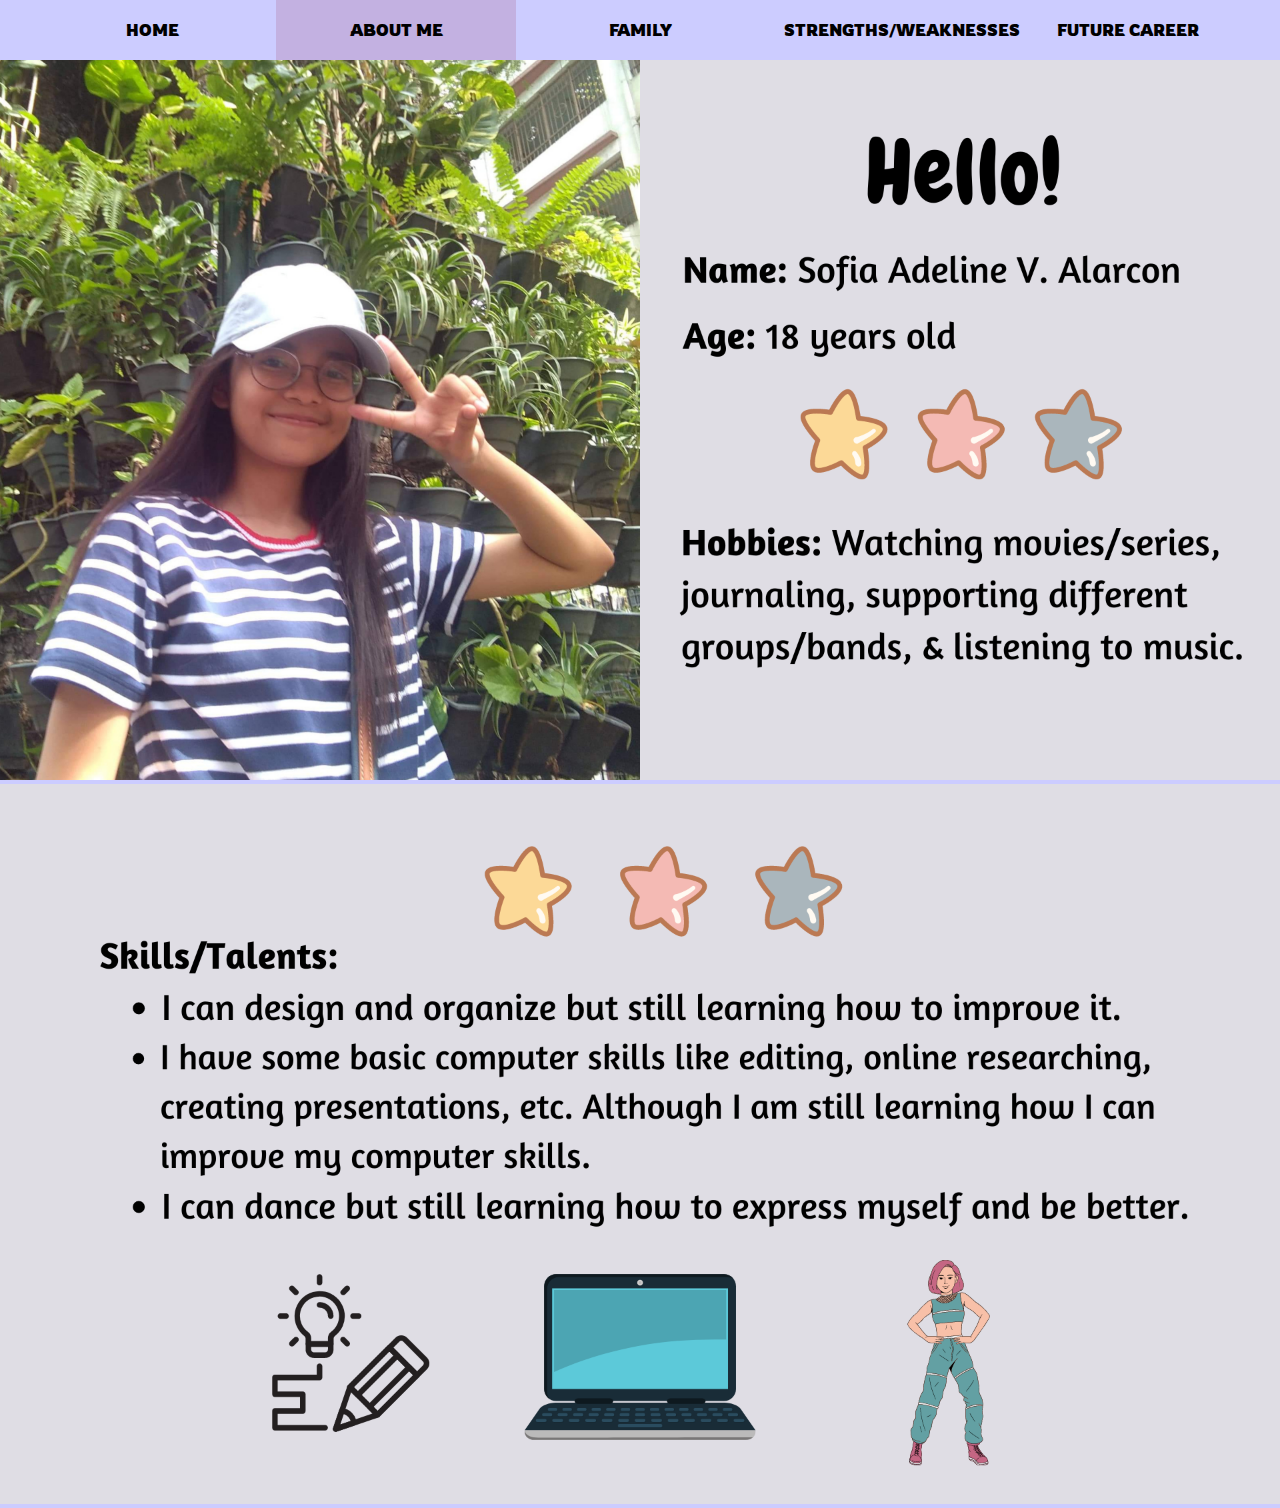
<file: about.html>
<!DOCTYPE html>
<html>
  <head>
  <title>All About Me</title>
  <meta charset="UTF-8">
    <meta http-equiv="X-UA-Compatible" content="IE=edge">
    <meta name="viewport" content="width=device-width,initial-scale=1.0">
    <link rel="stylesheet" type="text/css" href="style2.css">
    <link rel="preconnect" href="https://fonts.gstatic.com">
    <link href="https://fonts.googleapis.com/css2?family=Rowdies:wght@300&display=swap" rel="stylesheet">
  </head>
  <body>
    <div class="navbar">
            <ul>
                <li><a href="index.html">Home</a></li>
                <li><a class="active" href="about.html">About Me</a></li>
                <li><a href="fam.html">Family</a></li>
                <li><a href="strengths.html">Strengths/Weaknesses</a></li>
                <li><a href="career.html">Future Career</a></li>
            </ul>
    <img src="me1.png" class="me1">
    <img src="me2.png" class="me2">
</div>
</body>
</html>
</file>
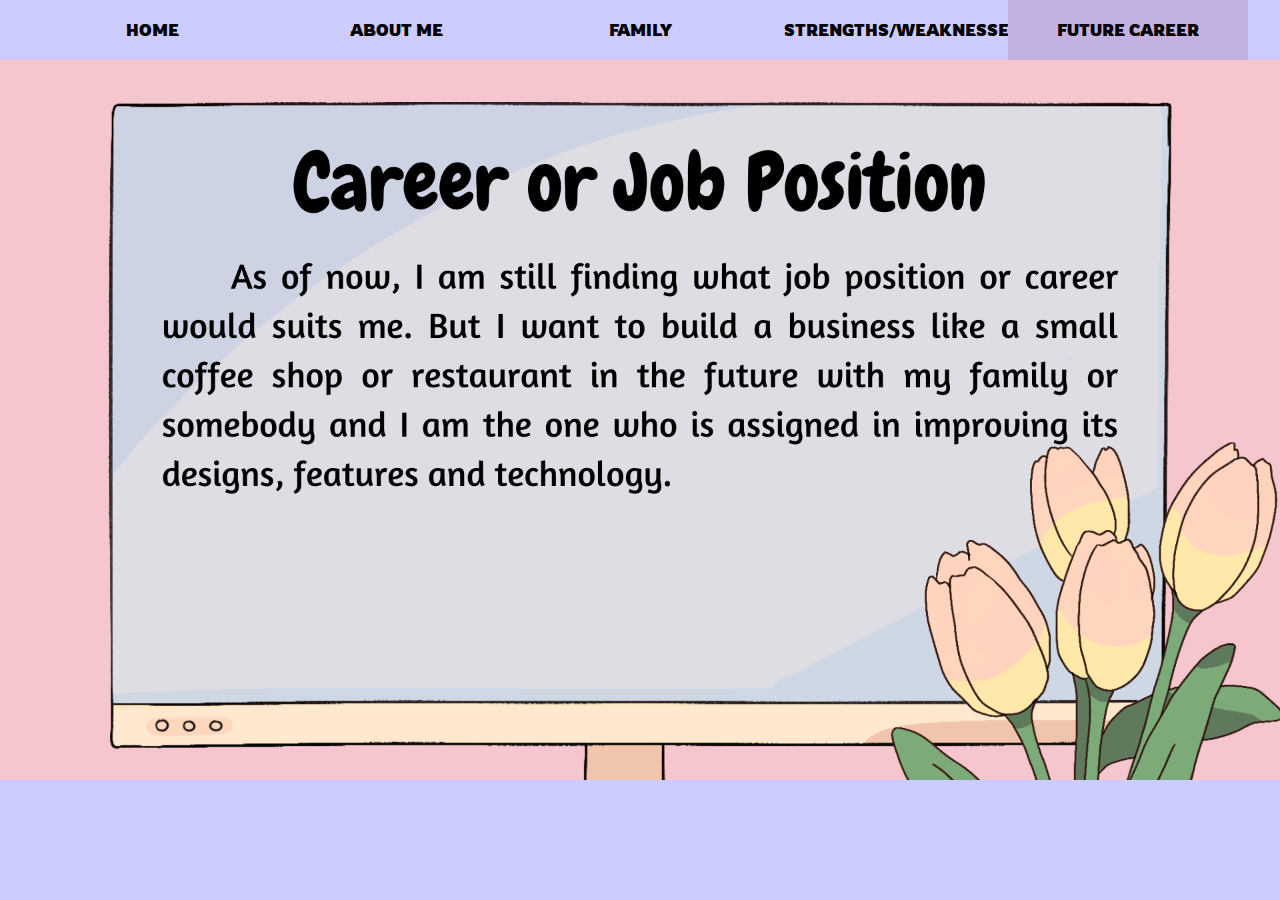
<file: career.html>
<!DOCTYPE html>
<html>
  <head>
    <title>My Career</title>
    <meta charset="UTF-8">
    <meta http-equiv="X-UA-Compatible" content="IE=edge">
    <meta name="viewport" content="width=device-width,initial-scale=1.0">
    <link rel="stylesheet" type="text/css" href="style2.css">
    <link rel="preconnect" href="https://fonts.gstatic.com">
    <link href="https://fonts.googleapis.com/css2?family=Rowdies:wght@300&display=swap" rel="stylesheet">
</head>
  <body>
    <div class="navbar">
      <ul>
        <li><a href="index.html">Home</a></li>
        <li><a href="about.html">About Me</a></li>
        <li><a href="fam.html">Family</a></li>
        <li><a href="strengths.html">Strengths/Weaknesses</a></li>
        <li><a class="active" href="career.html">Future Career</a></li>
      </ul>
        <img src="career.png" class="career">
    </div>
  </body>
</html>
</file>
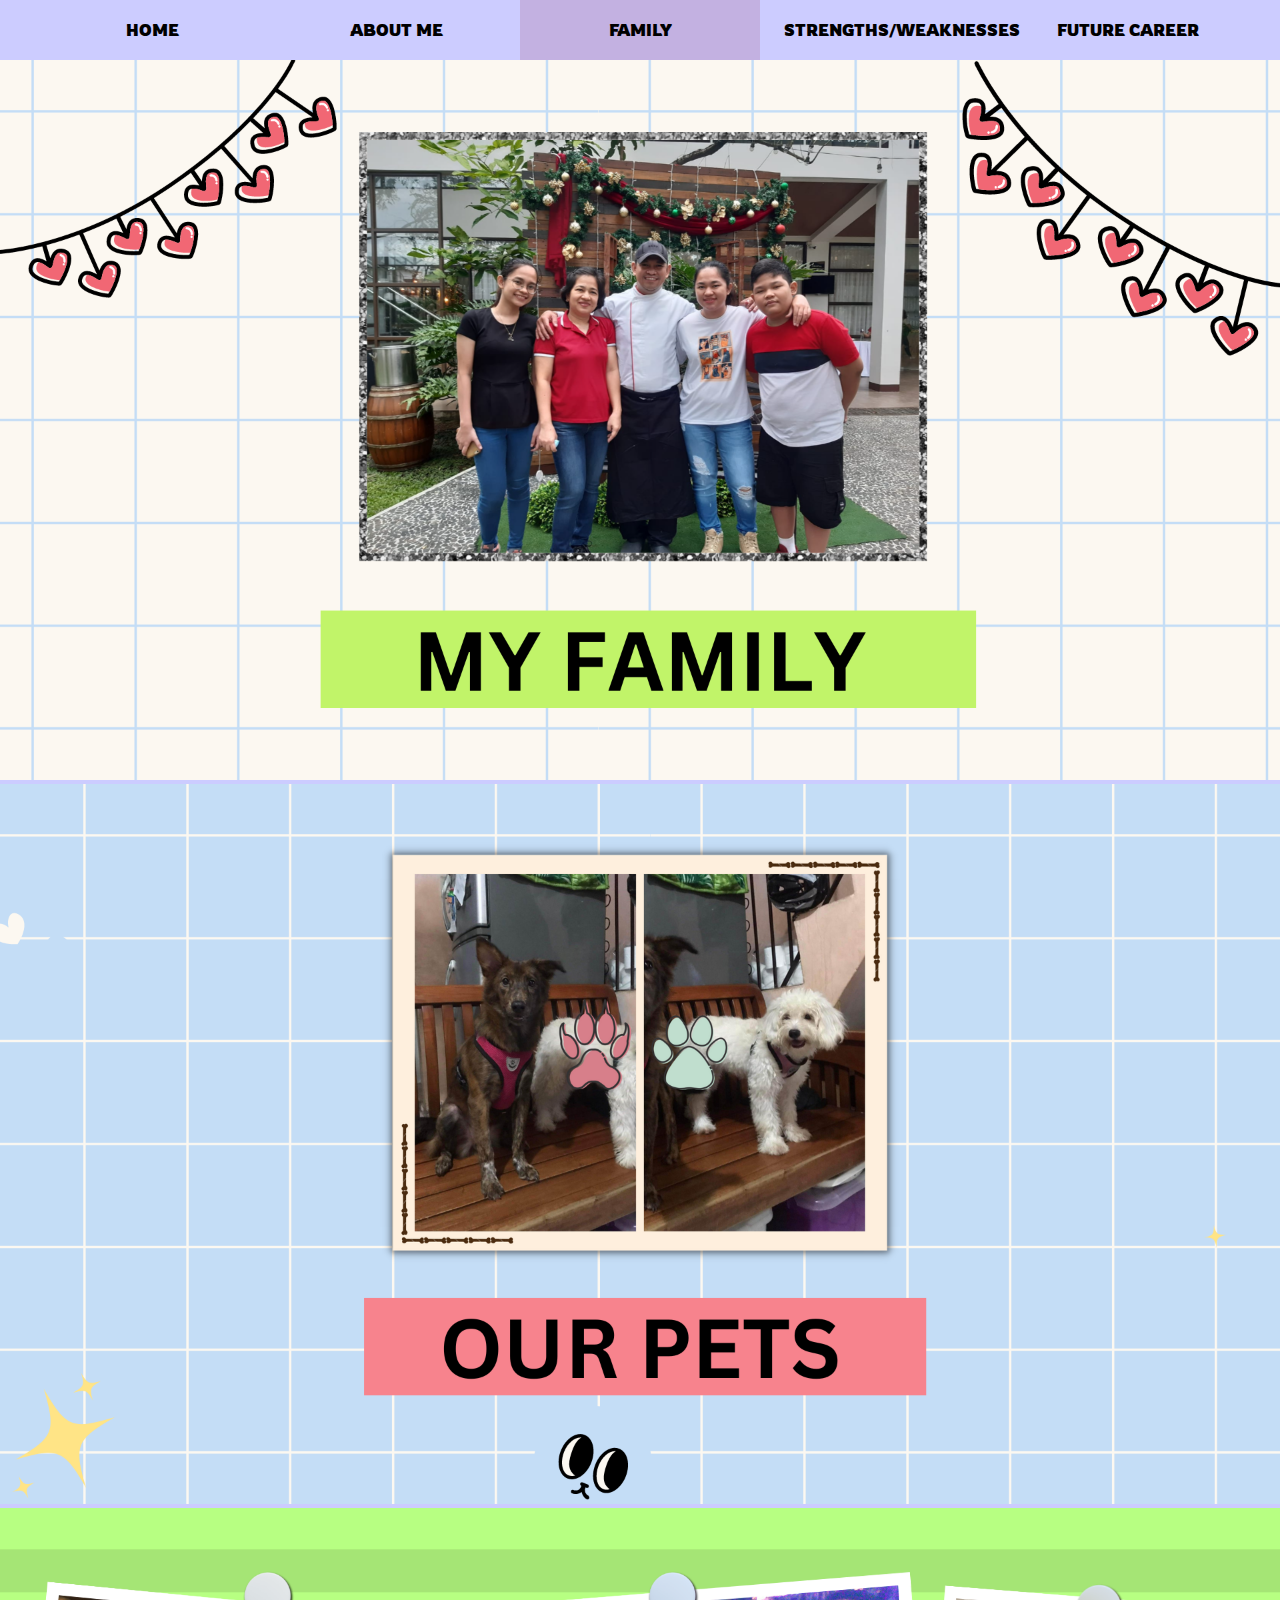
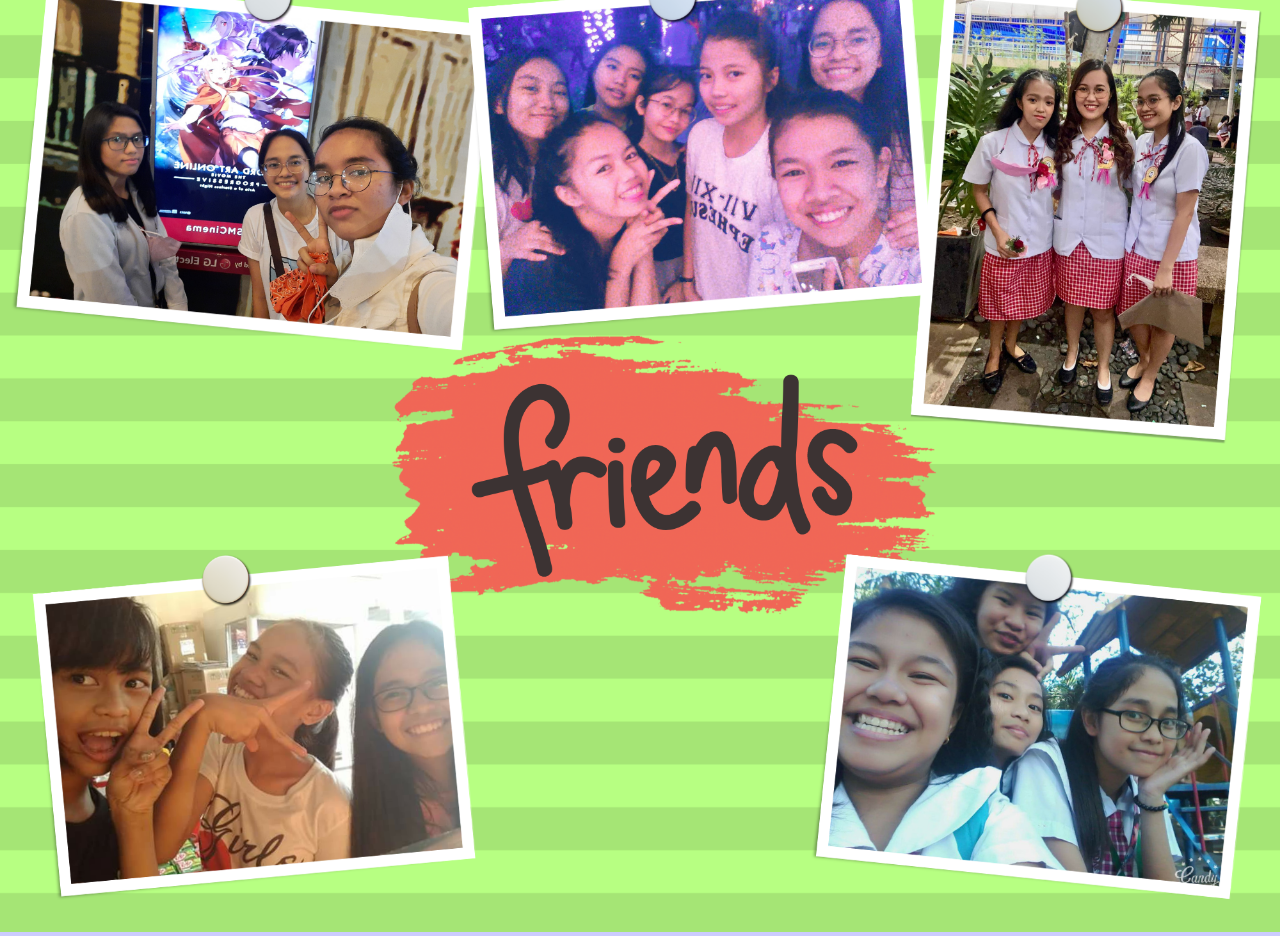
<file: fam.html>
<!DOCTYPE html>
<html>
<head>
  <title>My Family</title>
    <meta charset="UTF-8">
    <meta http-equiv="X-UA-Compatible" content="IE=edge">
    <meta name="viewport" content="width=device-width,initial-scale=1.0">
    <link rel="stylesheet" type="text/css" href="style2.css">
    <link rel="preconnect" href="https://fonts.gstatic.com">
    <link href="https://fonts.googleapis.com/css2?family=Rowdies:wght@300&display=swap" rel="stylesheet">
</head>
  <body>
    <div class="navbar">
      <ul>
        <li><a href="index.html">Home</a></li>
        <li><a href="about.html">About Me</a></li>
        <li><a class="active" href="fam.html">Family</a></li>
        <li><a href="strengths.html">Strengths/Weaknesses</a></li>
        <li><a href="career.html">Future Career</a></li>
      </ul>
        <img src="fam.png" class="fam1">
        <img src="fam2.png" class="fam2">
        <img src="prends.png" class="prends">
    </div>
  </body>
</html>
</file>
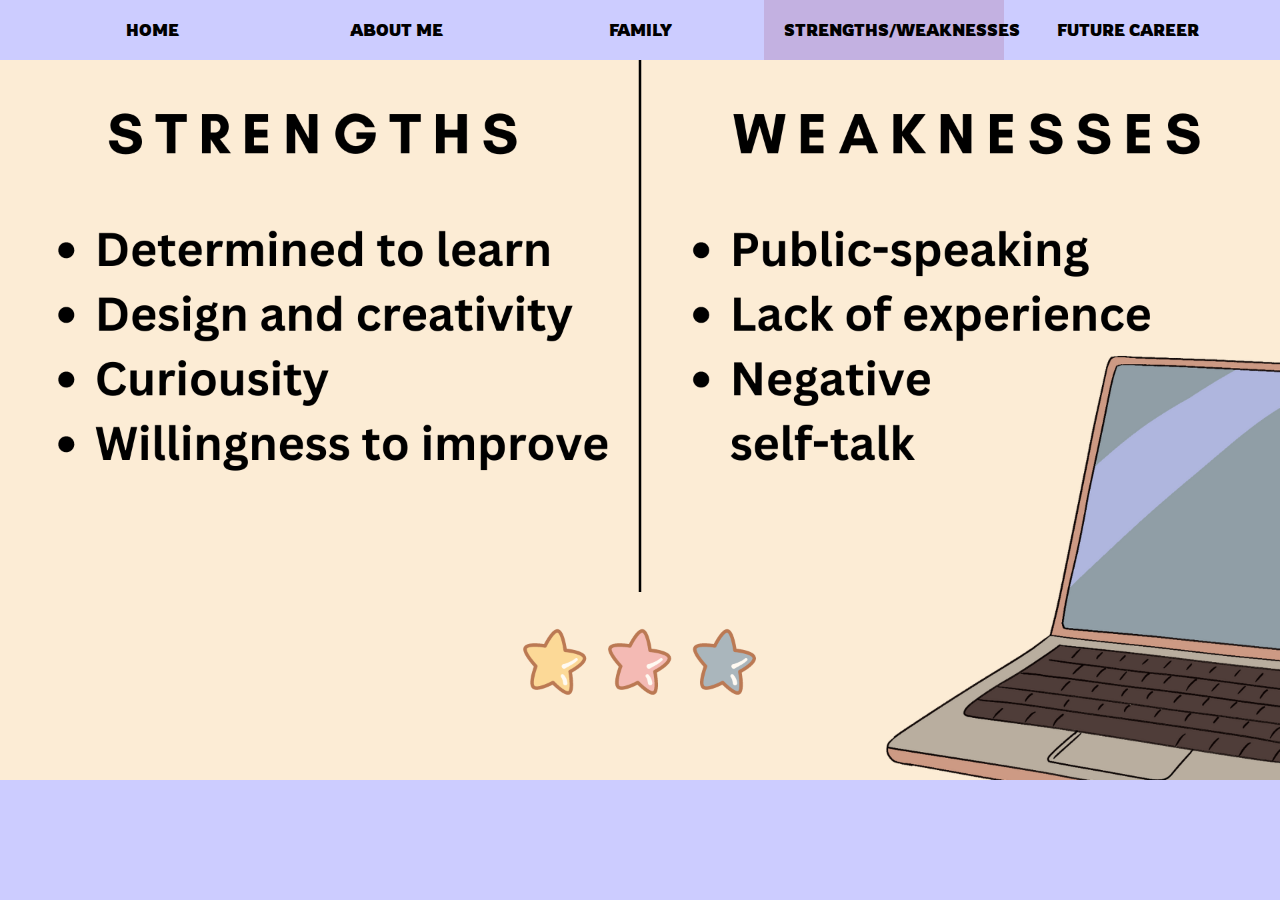
<file: strengths.html>
<!DOCTYPE html>
<html>
  <head>
    <title>My Strengths/Weaknesses</title>
    <meta charset="UTF-8">
    <meta http-equiv="X-UA-Compatible" content="IE=edge">
    <meta name="viewport" content="width=device-width,initial-scale=1.0">
    <link rel="stylesheet" type="text/css" href="style2.css">
    <link rel="preconnect" href="https://fonts.gstatic.com">
    <link href="https://fonts.googleapis.com/css2?family=Rowdies:wght@300&display=swap" rel="stylesheet">
</head>
  <body>
    <div class="navbar">
      <ul>
        <li><a href="index.html">Home</a></li>
        <li><a href="about.html">About Me</a></li>
        <li><a href="fam.html">Family</a></li>
        <li><a class="active" href="strengths.html">Strengths/Weaknesses</a></li>
        <li><a href="career.html">Future Career</a></li>
      </ul>
        <img src="strength.png" class="strength">
    </div>
  </body>
</html>
</file>
<file: style2.css>
body {
    margin: 0;
    padding: 0;
    background: #CCCCFF;
    font-family: 'Rowdies', cursive;
}
.navbar ul{
    list-style: none;
    background: #CCCCFF;
    padding: 0;
    margin: 0;
    text-align: center;
}
.navbar li{
    display: inline-block;
}
.navbar a{
    text-decoration: none;
    color: black;
    width: 200px;
    display: block;
    padding: 20px 20px;
    text-transform: uppercase;
    font-weight: bold;
    text-align: center;
    font-size:medium;
}
a.active,a:hover{
    background: #C3B1E1;
    padding: 20px 20px;
    transition: .5s;
}
img{
    height: 100%;
    width: 100%;
    justify-content: center;
    align-items: center;
}
</file>
